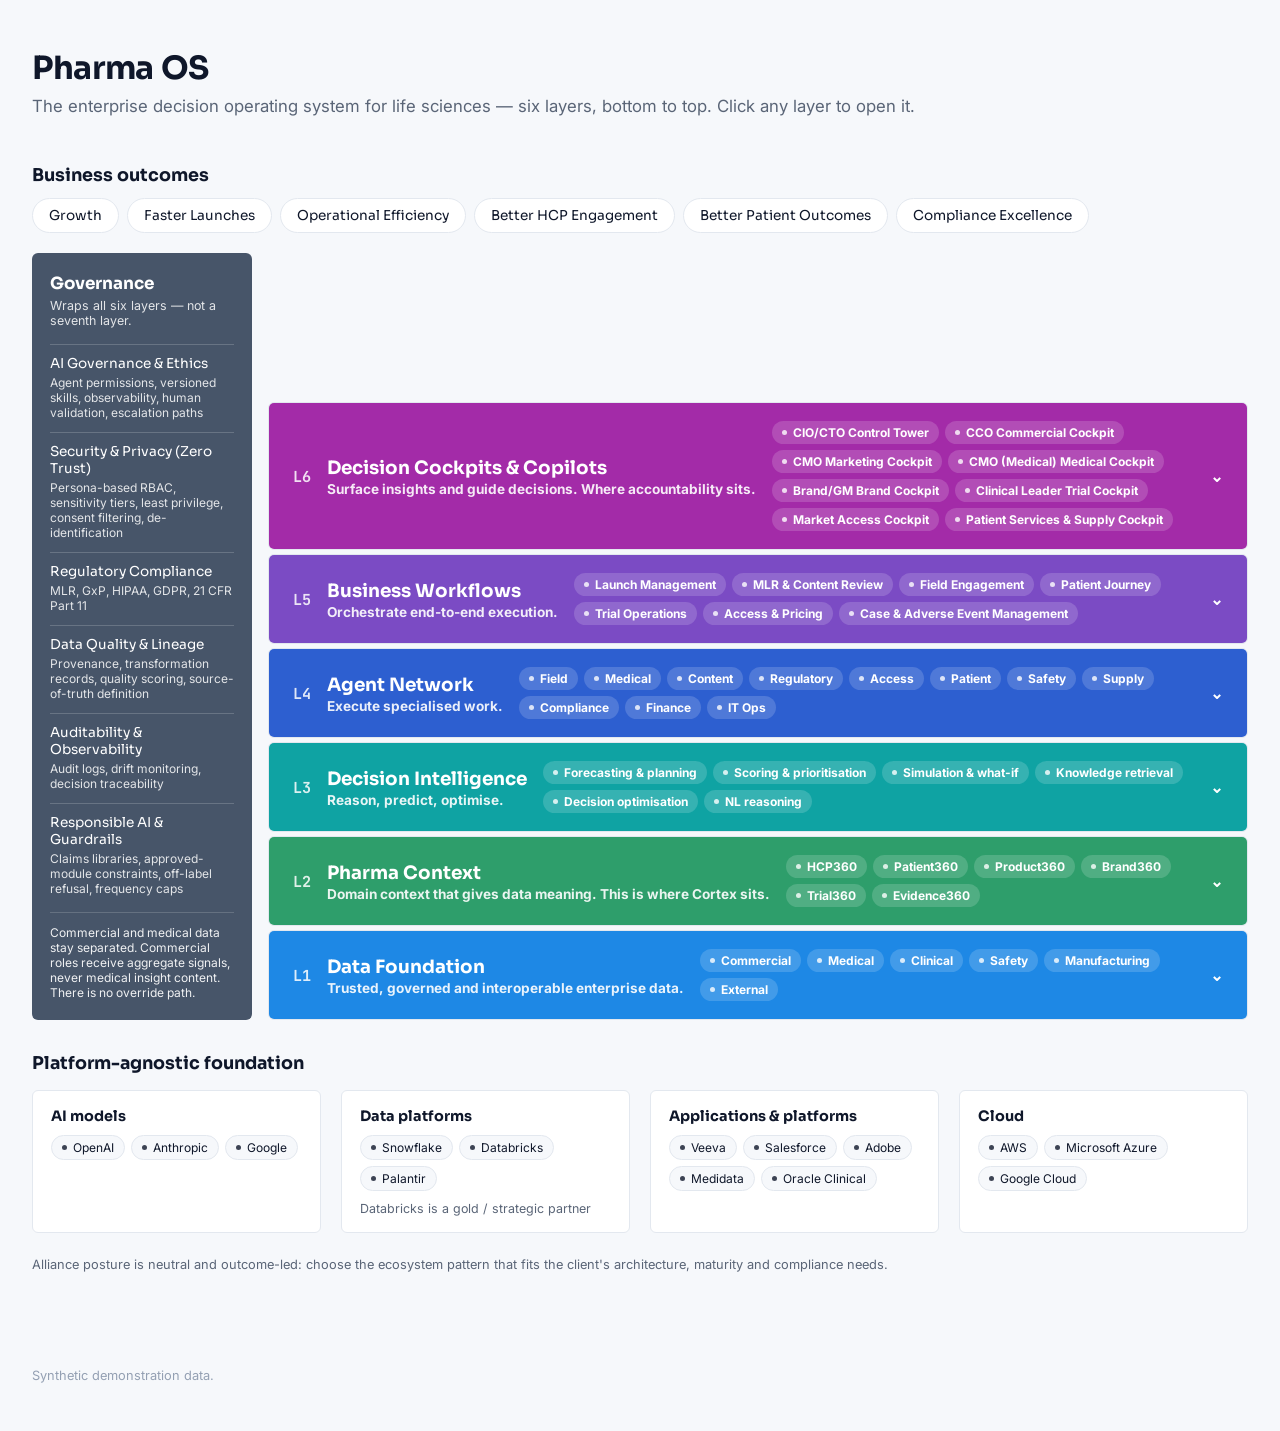
<file: index.html>
<!DOCTYPE html>
<html lang="en">
<head>
  <meta charset="UTF-8">
  <meta name="viewport" content="width=device-width, initial-scale=1.0">
  <title>Pharma OS</title>
  <link rel="preconnect" href="https://fonts.googleapis.com">
  <link rel="preconnect" href="https://fonts.gstatic.com" crossorigin>
  <link href="https://fonts.googleapis.com/css2?family=Sora:wght@400;600;700&family=Inter:wght@400;500;600&family=JetBrains+Mono:wght@400;500&display=swap" rel="stylesheet">
  <link rel="stylesheet" href="styles.css">
</head>
<body>
  <header class="page-header">
    <h1>Pharma OS</h1>
    <p>The enterprise decision operating system for life sciences — six layers, bottom to top. Click any layer to open it.</p>
  </header>

  <main>
    <section class="outcomes-band" id="outcomes-band" aria-label="Business outcomes"></section>

    <div class="diagram">
      <aside class="governance-rail" id="governance-rail" aria-label="Governance, applies to all six layers"></aside>
      <div class="stack" id="stack" aria-label="The six layers of Pharma OS"></div>
    </div>

    <section class="platform-band" id="platform-band" aria-label="Platform-agnostic foundation">
      <div class="platform-band-head">
        <h2>Platform-agnostic foundation</h2>
      </div>
      <div class="platform-grid" id="platform-grid"></div>
    </section>
  </main>

  <footer class="page-footer">
    Synthetic demonstration data.
  </footer>

  <script src="content.js"></script>
  <script>
    document.getElementById("outcomes-band").innerHTML = renderOutcomesBand();
    document.getElementById("governance-rail").innerHTML = renderGovernanceRail();
    document.getElementById("platform-grid").innerHTML = renderPlatformBand();

    const stack = document.getElementById("stack");
    stack.innerHTML = PHARMA_OS_LAYERS.map(renderLayerBlock).join("");

    stack.addEventListener("click", (event) => {
      const tab = event.target.closest(".domain-tab");
      if (tab) {
        const layerEl = tab.closest(".layer");
        const domain = tab.dataset.domain;

        layerEl.querySelectorAll(".domain-tab").forEach((t) => {
          const active = t === tab;
          t.classList.toggle("is-active", active);
          t.setAttribute("aria-pressed", String(active));
        });
        layerEl.querySelectorAll("[data-leader-panel]").forEach((p) => {
          p.classList.toggle("is-active", p.dataset.leaderPanel === domain);
        });
        layerEl.querySelectorAll("[data-source-group]").forEach((g) => {
          g.classList.toggle("is-active", g.dataset.sourceGroup === domain);
        });
        return;
      }

      const header = event.target.closest(".layer-header");
      if (!header) return;

      const layerEl = header.closest(".layer");
      const isExpanded = layerEl.getAttribute("data-expanded") === "true";

      // Accordion: only one layer open at a time, so the stack stays one object.
      stack.querySelectorAll(".layer").forEach((el) => {
        el.removeAttribute("data-expanded");
        el.querySelector(".layer-header").setAttribute("aria-expanded", "false");
      });

      if (!isExpanded) {
        layerEl.setAttribute("data-expanded", "true");
        header.setAttribute("aria-expanded", "true");
      }
    });
  </script>
</body>
</html>
</file>
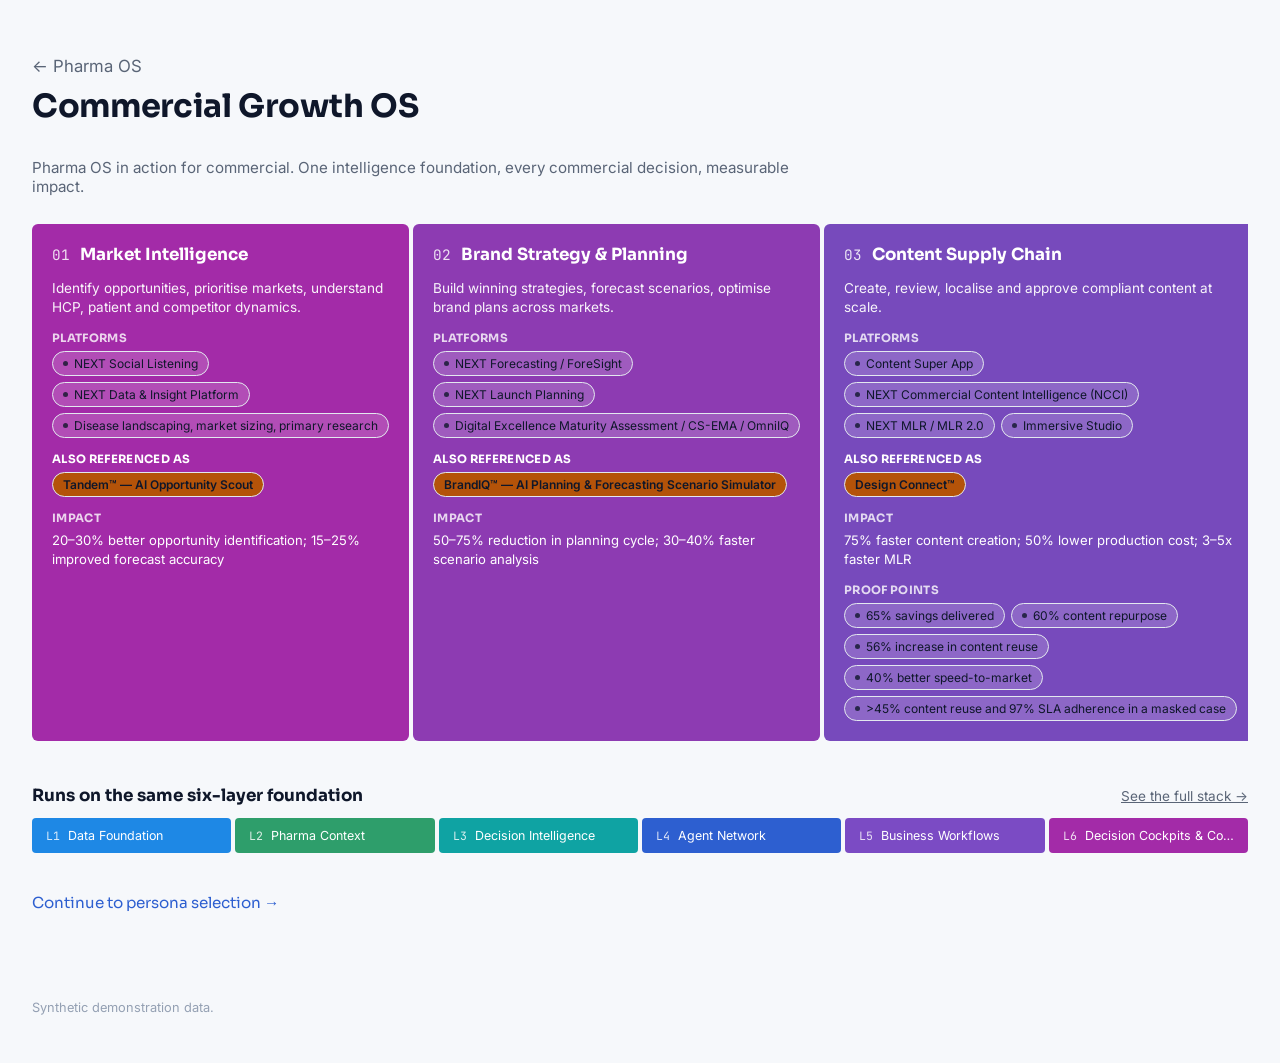
<file: commercial.html>
<!DOCTYPE html>
<html lang="en">
<head>
  <meta charset="UTF-8">
  <meta name="viewport" content="width=device-width, initial-scale=1.0">
  <title>Commercial Growth OS — Pharma OS</title>
  <link rel="preconnect" href="https://fonts.googleapis.com">
  <link rel="preconnect" href="https://fonts.gstatic.com" crossorigin>
  <link href="https://fonts.googleapis.com/css2?family=Sora:wght@400;600;700&family=Inter:wght@400;500;600&family=JetBrains+Mono:wght@400;500&display=swap" rel="stylesheet">
  <link rel="stylesheet" href="styles.css">
</head>
<body>
  <header class="page-header">
    <p class="page-eyebrow"><a href="index.html">← Pharma OS</a></p>
    <h1>Commercial Growth OS</h1>
  </header>

  <main>
    <section class="commercial-intro" id="commercial-intro"></section>

    <div class="chain" id="chain" aria-label="The seven steps of the Commercial Growth OS"></div>

    <section class="foundation-band" aria-label="The same six-layer foundation">
      <div class="foundation-band-head">
        <h2>Runs on the same six-layer foundation</h2>
        <a class="foundation-band-link" href="index.html">See the full stack →</a>
      </div>
      <div class="foundation-strip" id="foundation-strip"></div>
    </section>

    <p class="page-next"><a href="login.html">Continue to persona selection →</a></p>
  </main>

  <footer class="page-footer">
    Synthetic demonstration data.
  </footer>

  <script src="content.js"></script>
  <script>
    document.getElementById("commercial-intro").innerHTML = `<p>${COMMERCIAL_INTRO.text}</p>`;
    document.getElementById("chain").innerHTML = renderCommercialChain();
    document.getElementById("foundation-strip").innerHTML = renderFoundationBand();
  </script>
</body>
</html>
</file>
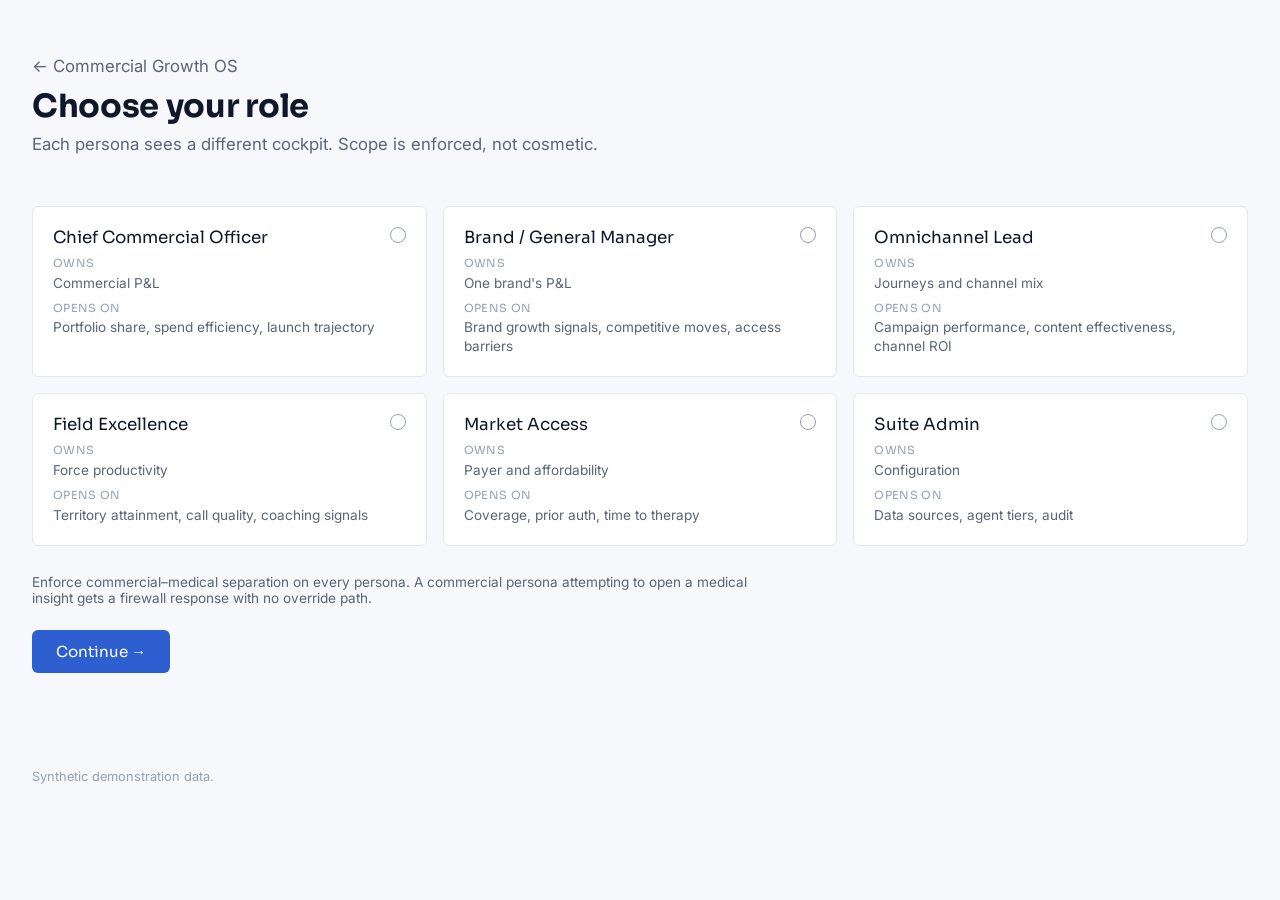
<file: login.html>
<!DOCTYPE html>
<html lang="en">
<head>
  <meta charset="UTF-8">
  <meta name="viewport" content="width=device-width, initial-scale=1.0">
  <title>Choose your role — Pharma OS</title>
  <link rel="preconnect" href="https://fonts.googleapis.com">
  <link rel="preconnect" href="https://fonts.gstatic.com" crossorigin>
  <link href="https://fonts.googleapis.com/css2?family=Sora:wght@400;600;700&family=Inter:wght@400;500;600&family=JetBrains+Mono:wght@400;500&display=swap" rel="stylesheet">
  <link rel="stylesheet" href="styles.css">
</head>
<body>
  <header class="page-header">
    <p class="page-eyebrow"><a href="commercial.html">← Commercial Growth OS</a></p>
    <h1>Choose your role</h1>
    <p class="login-intro">Each persona sees a different cockpit. Scope is enforced, not cosmetic.</p>
  </header>

  <main>
    <form class="persona-form" action="os.html" method="get">
      <div class="persona-grid" id="persona-grid" role="radiogroup" aria-label="Choose a persona"></div>
      <p class="persona-separation-note" id="persona-separation-note"></p>
      <button type="submit" class="continue-button">Continue →</button>
    </form>
  </main>

  <footer class="page-footer">
    Synthetic demonstration data.
  </footer>

  <script src="content.js"></script>
  <script>
    document.getElementById("persona-grid").innerHTML = renderPersonaCards();
    document.getElementById("persona-separation-note").innerHTML = PERSONA_SEPARATION_NOTE.text;
  </script>
</body>
</html>
</file>
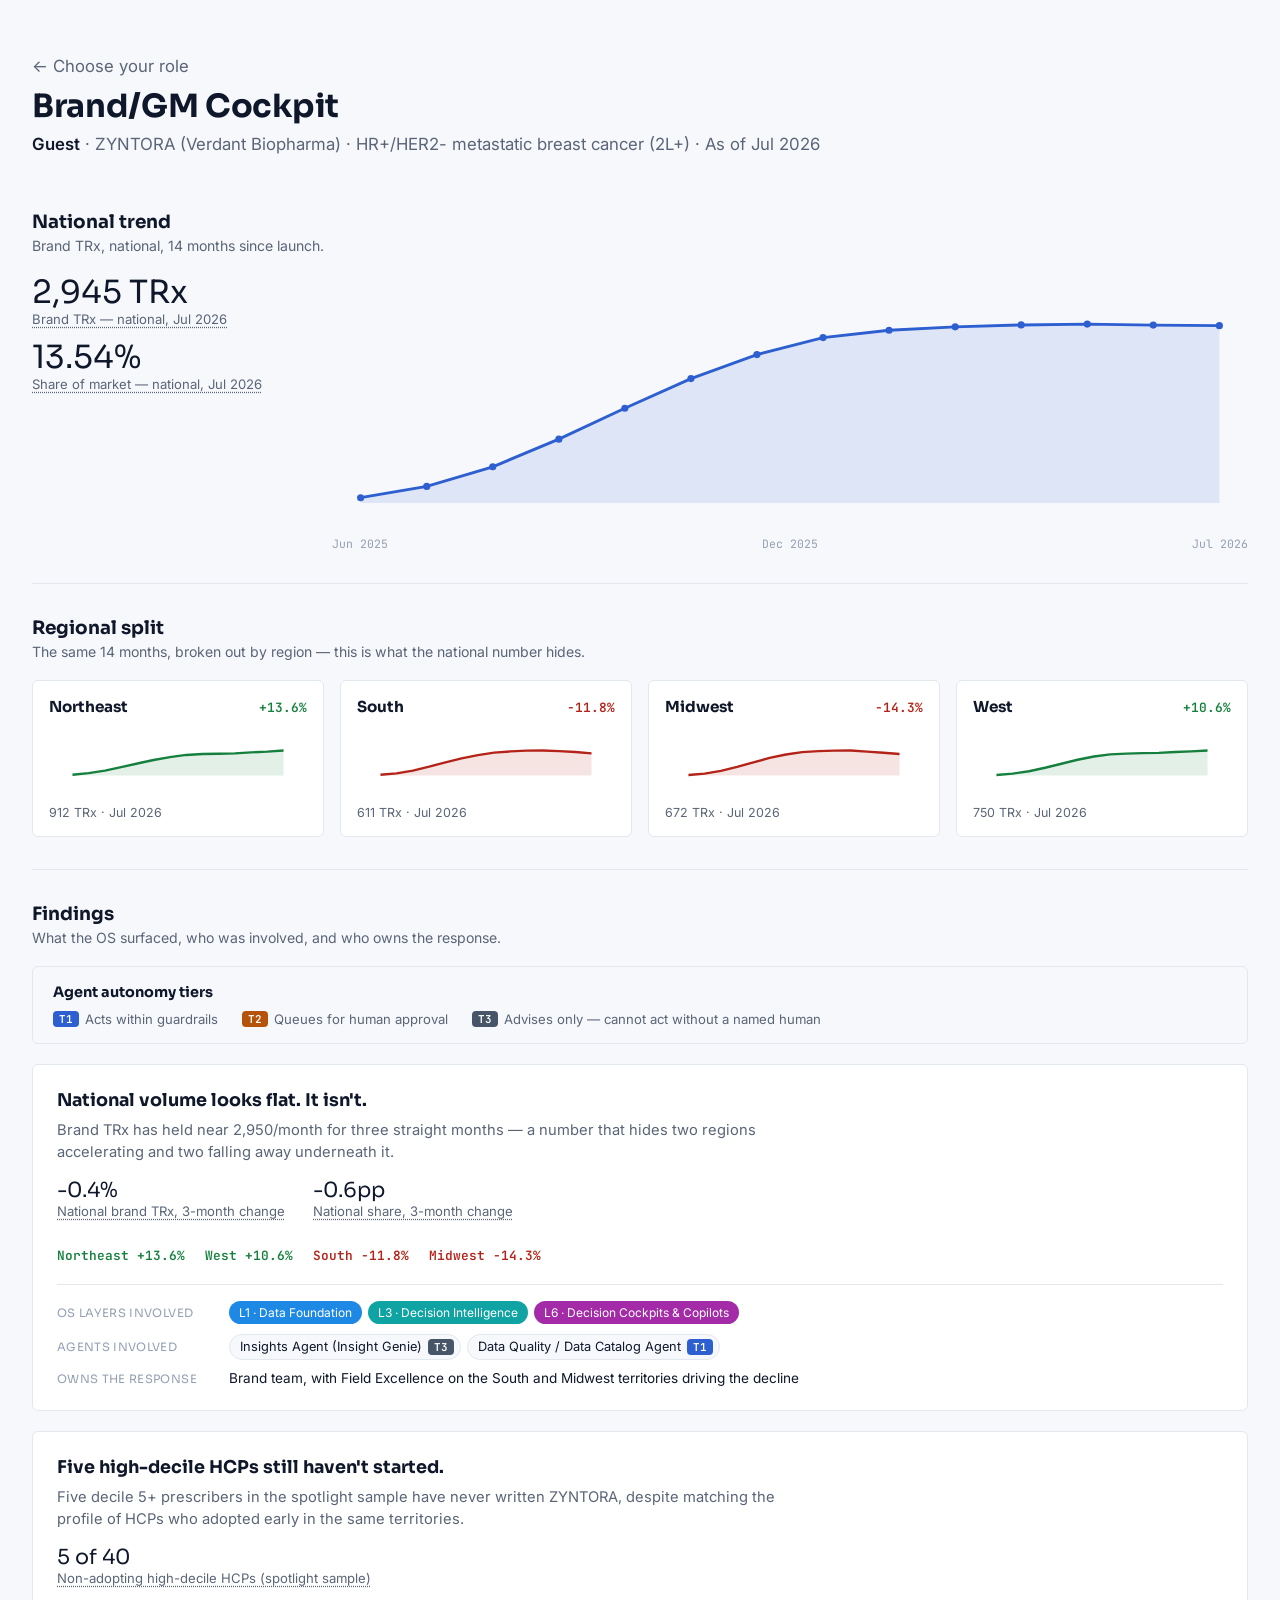
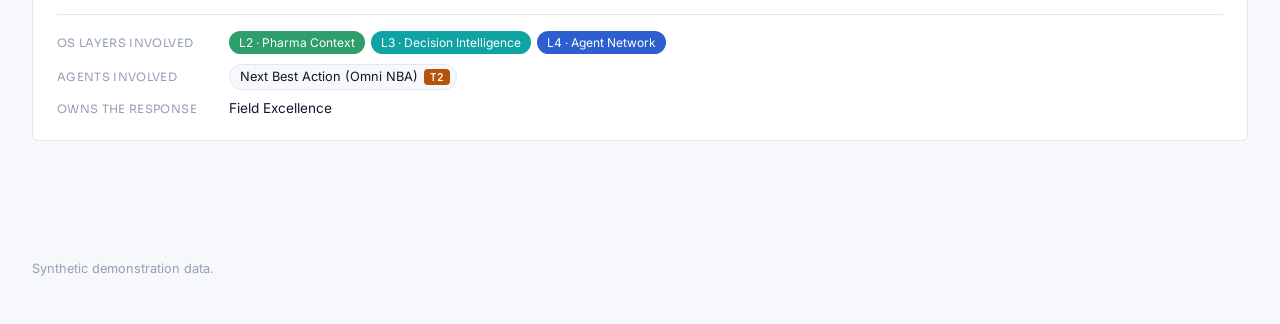
<file: os.html>
<!DOCTYPE html>
<html lang="en">
<head>
  <meta charset="UTF-8">
  <meta name="viewport" content="width=device-width, initial-scale=1.0">
  <title>Brand/GM Cockpit — Pharma OS</title>
  <link rel="preconnect" href="https://fonts.googleapis.com">
  <link rel="preconnect" href="https://fonts.gstatic.com" crossorigin>
  <link href="https://fonts.googleapis.com/css2?family=Sora:wght@400;600;700&family=Inter:wght@400;500;600&family=JetBrains+Mono:wght@400;500&display=swap" rel="stylesheet">
  <link rel="stylesheet" href="styles.css">
</head>
<body>
  <header class="page-header">
    <p class="page-eyebrow"><a href="login.html">← Choose your role</a></p>
    <h1>Brand/GM Cockpit</h1>
    <p class="cockpit-header-meta" id="cockpit-header-meta"></p>
    <p class="persona-note" id="persona-note" hidden></p>
  </header>

  <main>
    <section class="cockpit-section" id="national-section">
      <h2>National trend</h2>
      <p class="cockpit-section-sub">Brand TRx, national, 14 months since launch.</p>
      <div class="hero-row">
        <div class="hero-metric-block" id="national-metric"></div>
        <div class="hero-chart-block">
          <div id="national-chart"></div>
          <div class="chart-x-labels" id="national-chart-labels"></div>
        </div>
      </div>
    </section>

    <section class="cockpit-section" id="regional-section">
      <h2>Regional split</h2>
      <p class="cockpit-section-sub">The same 14 months, broken out by region — this is what the national number hides.</p>
      <div class="region-grid" id="region-grid"></div>
    </section>

    <section class="cockpit-section" id="findings-section">
      <h2>Findings</h2>
      <p class="cockpit-section-sub">What the OS surfaced, who was involved, and who owns the response.</p>
      <div class="autonomy-legend" id="autonomy-legend"></div>
      <div class="findings-list" id="findings-list"></div>
    </section>
  </main>

  <footer class="page-footer">
    Synthetic demonstration data.
  </footer>

  <script src="content.js"></script>
  <script src="data.js"></script>
  <script>
    const params = new URLSearchParams(window.location.search);
    const personaId = params.get("persona");
    const persona = PERSONAS.find((p) => p.id === personaId);
    const latestLabel = formatMonthLabel(COCKPIT_DATA.meta.postLaunchLabels[COCKPIT_DATA.meta.postLaunchLabels.length - 1]);

    document.getElementById("cockpit-header-meta").innerHTML =
      `<strong>${persona ? persona.name : "Guest"}</strong> · ${COCKPIT_DATA.meta.brand} (${COCKPIT_DATA.meta.company}) · ${COCKPIT_DATA.meta.indication} · As of ${latestLabel}`;

    if (personaId && persona && persona.id !== "brand") {
      const note = document.getElementById("persona-note");
      note.textContent = `This build currently ships the Brand/GM cockpit only — the ${persona.name} cockpit is on the roadmap.`;
      note.hidden = false;
    }

    // --- National trend ---
    const nat = COCKPIT_DATA.national;
    const latestIdx = nat.brandTrx.length - 1;
    const compareIdx = latestIdx - 3;
    const trxChange = ((nat.brandTrx[latestIdx] - nat.brandTrx[compareIdx]) / nat.brandTrx[compareIdx]) * 100;
    const shareChange = nat.share[latestIdx] - nat.share[compareIdx];
    const compareLabel = formatMonthLabel(COCKPIT_DATA.meta.postLaunchLabels[compareIdx]);

    document.getElementById("national-metric").innerHTML =
      renderMetric({
        id: "national-trx",
        value: nat.brandTrx[latestIdx].toLocaleString() + " TRx",
        label: "Brand TRx — national, " + latestLabel,
        detail: `${trxChange >= 0 ? "+" : ""}${trxChange.toFixed(1)}% vs ${compareLabel} (${nat.brandTrx[compareIdx].toLocaleString()} TRx)`,
        source: "NEXT Omnichannel Commercial Intelligence",
        asOf: latestLabel,
        origin: "agent"
      }) +
      renderMetric({
        id: "national-share",
        value: nat.share[latestIdx] + "%",
        label: "Share of market — national, " + latestLabel,
        detail: `${shareChange >= 0 ? "+" : ""}${shareChange.toFixed(1)}pp vs ${compareLabel} (${nat.share[compareIdx]}%)`,
        source: "CEM — Channel Effectiveness Modeling",
        asOf: latestLabel,
        origin: "agent"
      });

    document.getElementById("national-chart").innerHTML =
      renderLineChart(nat.brandTrx, { width: 640, height: 180, ariaLabel: "National brand TRx trend, 14 months since launch" });

    const xLabelIdxs = [0, Math.floor((nat.brandTrx.length - 1) / 2), nat.brandTrx.length - 1];
    document.getElementById("national-chart-labels").innerHTML =
      xLabelIdxs.map((i) => `<span>${formatMonthLabel(COCKPIT_DATA.meta.postLaunchLabels[i])}</span>`).join("");

    // --- Regional split ---
    document.getElementById("region-grid").innerHTML =
      COCKPIT_DATA.regions.map((r) => renderRegionCard(r, r.brandTrx)).join("");

    // --- Findings ---
    document.getElementById("autonomy-legend").innerHTML = renderAutonomyLegend();
    document.getElementById("findings-list").innerHTML = FINDINGS.map(renderFindingCard).join("");

    // --- Clickable numbers: reveal provenance in place ---
    document.addEventListener("click", (event) => {
      const toggle = event.target.closest(".metric-toggle");
      if (!toggle) return;
      const detail = document.getElementById(toggle.getAttribute("aria-controls"));
      const isOpen = toggle.getAttribute("aria-expanded") === "true";
      toggle.setAttribute("aria-expanded", String(!isOpen));
      detail.hidden = isOpen;
    });
  </script>
</body>
</html>
</file>
<file: styles.css>
/* styles.css — shared styling for all Pharma OS pages.
   Colour tokens and type scale come from CLAUDE.md. Keep them here, in one place. */

:root {
  /* Layer colours — the stack ascends in colour, cool at the data layer to warm at decision layer */
  --l1-data:      #1E88E5;  /* Data Foundation       */
  --l2-context:   #2E9E6B;  /* Pharma Context        */
  --l3-intel:     #0FA3A3;  /* Decision Intelligence */
  --l4-agents:    #2D5FD0;  /* Agent Network         */
  --l5-workflow:  #7B4BC4;  /* Business Workflows    */
  --l6-cockpit:   #A32BA8;  /* Decision Cockpits     */

  --ink:        #0F172A;
  --ink-muted:  #5A6577;
  --ink-faint:  #94A0B3;
  --paper:      #FFFFFF;
  --canvas:     #F6F8FB;
  --hairline:   #E3E8EF;
  --gov:        #475569;   /* governance rail — deliberately neutral */
  --flag:       #B45309;   /* unconfirmed [?] items                 */
  --trend-up:   #15803D;   /* regional trend indicators, cockpit only */
  --trend-down: #B42318;

  /* Commercial Growth OS steps 01-07 — magenta to blue, endpoints match
     --l6-cockpit and --l1-data so the chain visually closes the loop with the stack */
  --step-01: #A32BA8;
  --step-02: #8D3BB2;
  --step-03: #774ABC;
  --step-04: #615AC7;
  --step-05: #4A69D1;
  --step-06: #3479DB;
  --step-07: #1E88E5;

  --font-display: "Sora", sans-serif;
  --font-body: "Inter", sans-serif;
  --font-mono: "JetBrains Mono", monospace;
}

* {
  box-sizing: border-box;
}

html, body {
  margin: 0;
  padding: 0;
}

body {
  background: var(--canvas);
  color: var(--ink);
  font-family: var(--font-body);
  -webkit-font-smoothing: antialiased;
}

h1, h2, h3 {
  font-family: var(--font-display);
  margin: 0;
}

p {
  margin: 0;
}

a {
  color: inherit;
}

:focus-visible {
  outline: 2px solid var(--l4-agents);
  outline-offset: 2px;
}

.page-header {
  max-width: 1280px;
  margin: 0 auto;
  padding: 48px 32px 24px;
}

.page-eyebrow {
  font-size: 0.85rem;
  margin-bottom: 10px;
}

.page-eyebrow a {
  color: var(--ink-muted);
  text-decoration: none;
}

.page-eyebrow a:hover,
.page-eyebrow a:focus-visible {
  text-decoration: underline;
}

.page-header h1 {
  font-size: 2rem;
  letter-spacing: -0.01em;
}

.page-header p {
  color: var(--ink-muted);
  margin-top: 8px;
  font-size: 1.05rem;
}

main {
  max-width: 1280px;
  margin: 0 auto;
  padding: 0 32px 64px;
}

/* --- Confidence tags --- */

.tag {
  font-family: var(--font-mono);
  font-size: 0.7rem;
  letter-spacing: 0.03em;
  white-space: nowrap;
  vertical-align: middle;
}

.tag-v {
  color: var(--ink-faint);
}

.tag-c {
  color: var(--ink-muted);
  font-style: italic;
}

.tag-flag {
  display: inline-block;
  color: #FFFFFF;
  background: var(--flag);
  font-family: var(--font-body);
  font-weight: 600;
  font-style: normal;
  text-transform: uppercase;
  padding: 2px 8px;
  border-radius: 4px;
}

/* --- Business outcomes band (top) --- */

.outcomes-band {
  padding: 24px 0 20px;
}

.band-head {
  display: flex;
  align-items: baseline;
  gap: 10px;
  margin-bottom: 12px;
}

.band-head h2 {
  font-size: 1.1rem;
}

.outcomes-list {
  list-style: none;
  margin: 0;
  padding: 0;
  display: flex;
  flex-wrap: wrap;
  gap: 8px;
}

.outcome-chip {
  font-family: var(--font-display);
  font-size: 0.85rem;
  color: var(--ink);
  background: var(--paper);
  border: 1px solid var(--hairline);
  border-radius: 999px;
  padding: 8px 16px;
}

/* --- Diagram: governance rail + stack --- */

.diagram {
  display: flex;
  align-items: stretch;
  gap: 16px;
}

.governance-rail {
  flex: 0 0 220px;
  background: var(--gov);
  color: #FFFFFF;
  border-radius: 6px;
  padding: 20px 18px;
  display: flex;
  flex-direction: column;
}

.governance-rail-head h2 {
  font-size: 1.05rem;
}

.governance-sub {
  font-size: 0.78rem;
  opacity: 0.85;
  margin-top: 4px;
}

.governance-list {
  list-style: none;
  margin: 16px 0 0;
  padding: 0;
  flex: 1;
  display: flex;
  flex-direction: column;
  justify-content: space-between;
  gap: 12px;
}

.governance-item {
  border-top: 1px solid rgba(255, 255, 255, 0.18);
  padding-top: 10px;
}

.governance-name {
  font-family: var(--font-display);
  font-size: 0.85rem;
  display: flex;
  align-items: baseline;
  gap: 6px;
}

.governance-detail {
  font-size: 0.75rem;
  opacity: 0.85;
  margin-top: 3px;
  display: flex;
  align-items: baseline;
  gap: 6px;
  flex-wrap: wrap;
}

.governance-separation {
  margin-top: 16px;
  padding-top: 12px;
  border-top: 1px solid rgba(255, 255, 255, 0.18);
  font-size: 0.75rem;
  opacity: 0.92;
}

/* --- Six-layer stack --- */

.stack {
  flex: 1;
  min-width: 0;
  display: flex;
  flex-direction: column-reverse; /* data is entry [0]; column-reverse puts it at the bottom */
  gap: 4px;
}

.layer {
  border-radius: 6px;
  overflow: hidden;
  border: 1px solid var(--hairline);
}

.layer-heading-wrap {
  margin: 0;
}

.layer-header {
  width: 100%;
  display: flex;
  align-items: center;
  flex-wrap: wrap;
  gap: 16px;
  padding: 18px 24px;
  background: var(--layer-color);
  color: #FFFFFF;
  border: none;
  cursor: pointer;
  font: inherit;
  text-align: left;
}

.layer-number {
  font-family: var(--font-mono);
  font-variant-numeric: tabular-nums;
  font-size: 0.95rem;
  opacity: 0.85;
  flex-shrink: 0;
}

.layer-heading-text {
  display: flex;
  flex-direction: column;
  gap: 2px;
  flex-shrink: 0;
}

.layer-name {
  font-family: var(--font-display);
  font-size: 1.15rem;
}

.layer-tagline {
  font-family: var(--font-body);
  font-size: 0.85rem;
  opacity: 0.9;
}

.layer-chips {
  display: flex;
  flex-wrap: wrap;
  gap: 6px;
  flex: 1;
  min-width: 200px;
}

.chip {
  display: inline-flex;
  align-items: center;
  gap: 6px;
  font-family: var(--font-body);
  font-size: 0.75rem;
  background: rgba(255, 255, 255, 0.16);
  border-radius: 999px;
  padding: 4px 10px;
  white-space: nowrap;
}

.chip-dot {
  width: 5px;
  height: 5px;
  border-radius: 50%;
  background: currentColor;
  opacity: 0.8;
  flex-shrink: 0;
}

.layer-chip-tag .tag-v,
.layer-chip-tag .tag-c {
  color: rgba(255, 255, 255, 0.75);
}

.layer-chevron {
  margin-left: auto;
  flex-shrink: 0;
  font-size: 1rem;
  transition: transform 200ms ease;
}

.layer[data-expanded="true"] .layer-chevron {
  transform: rotate(180deg);
}

.layer-detail-wrapper {
  display: grid;
  grid-template-rows: 0fr;
  background: var(--paper);
  transition: grid-template-rows 280ms ease;
}

.layer[data-expanded="true"] .layer-detail-wrapper {
  grid-template-rows: 1fr;
}

.layer-detail-inner {
  overflow: hidden;
  min-height: 0;
}

.detail-grid {
  display: grid;
  grid-template-columns: 1fr 1fr;
  gap: 20px 32px;
  padding: 24px;
}

.detail-block h3 {
  font-size: 0.95rem;
  margin-bottom: 8px;
}

.detail-block p {
  font-size: 0.9rem;
  line-height: 1.5;
  color: var(--ink);
}

.detail-honesty {
  margin-top: 8px;
  font-style: italic;
  color: var(--ink-muted);
  font-size: 0.85rem;
}

.detail-empty {
  font-size: 0.85rem;
  color: var(--ink-faint);
  font-style: italic;
}

.detail-route {
  padding: 0 24px 24px;
}

.detail-route-link {
  display: inline-block;
  font-family: var(--font-display);
  font-size: 0.9rem;
  color: var(--layer-color);
  border: 1px solid var(--layer-color);
  border-radius: 6px;
  padding: 8px 16px;
  text-decoration: none;
}

.detail-route-link:hover,
.detail-route-link:focus-visible {
  background: var(--layer-color);
  color: #FFFFFF;
}

/* --- Domain tabs (Commercial / Medical / Clinical) --- */

.detail-toolbar {
  padding: 18px 24px 0;
}

.domain-tabs {
  display: flex;
  flex-wrap: wrap;
  gap: 6px;
}

.domain-tab {
  font-family: var(--font-body);
  font-size: 0.82rem;
  font-weight: 500;
  color: var(--ink-muted);
  background: var(--canvas);
  border: 1px solid var(--hairline);
  border-radius: 999px;
  padding: 6px 14px;
  cursor: pointer;
}

.domain-tab:hover {
  border-color: var(--ink-faint);
  color: var(--ink);
}

.domain-tab.is-active {
  background: var(--layer-color);
  border-color: var(--layer-color);
  color: #FFFFFF;
}

/* --- Flow row: a short process chain under "what it does" --- */

.flow-row {
  display: flex;
  flex-wrap: wrap;
  align-items: center;
  gap: 6px;
  margin-top: 14px;
}

.flow-chip {
  background: var(--canvas);
  border: 1px solid var(--hairline);
  color: var(--ink);
}

.flow-arrow {
  color: var(--ink-faint);
  font-size: 0.85rem;
}

/* --- Leader panels: why it matters, one domain visible at a time --- */

.leader-panels {
  margin-top: 20px;
}

.leader-panel {
  display: none;
}

.leader-panel.is-active {
  display: block;
}

.leader-panel h3 {
  font-size: 0.95rem;
  margin-bottom: 6px;
}

.leader-panel p {
  font-size: 0.88rem;
  line-height: 1.55;
  color: var(--ink-muted);
}

.detail-separation-note {
  margin-top: 14px;
  padding: 10px 12px;
  border-left: 2px solid var(--l4-agents);
  background: var(--canvas);
  font-size: 0.78rem;
  line-height: 1.5;
  color: var(--ink-muted);
}

/* --- Source groups: what's inside it, one domain visible at a time --- */

.source-group {
  display: none;
}

.source-group.is-active {
  display: block;
}

/* --- Indegene assets: hover/focus reveals a tooltip explanation --- */

.asset-area {
  margin-top: 20px;
  padding-top: 16px;
  border-top: 1px solid var(--hairline);
}

.asset-area h4 {
  font-family: var(--font-display);
  font-size: 0.8rem;
  color: var(--ink-muted);
  text-transform: uppercase;
  letter-spacing: 0.03em;
  margin-bottom: 10px;
}

.asset-hint {
  font-family: var(--font-body);
  font-size: 0.72rem;
  text-transform: none;
  letter-spacing: normal;
  color: var(--ink-faint);
  font-style: italic;
  margin-left: 6px;
}

.asset-list {
  display: flex;
  flex-wrap: wrap;
  gap: 8px;
}

.asset {
  position: relative;
  font-family: var(--font-body);
  font-size: 0.82rem;
  font-weight: 500;
  color: var(--layer-color);
  background: var(--canvas);
  border: 1px solid var(--hairline);
  border-radius: 6px;
  padding: 8px 12px;
  cursor: help;
}

.asset:hover,
.asset:focus-visible {
  background: var(--paper);
  border-color: var(--layer-color);
  outline: none;
}

.asset::after {
  content: attr(data-tooltip);
  position: absolute;
  z-index: 3;
  left: 0;
  bottom: calc(100% + 8px);
  width: min(320px, 70vw);
  padding: 10px 12px;
  border-radius: 6px;
  background: var(--ink);
  color: #FFFFFF;
  font-family: var(--font-body);
  font-size: 0.78rem;
  font-weight: 400;
  line-height: 1.5;
  text-align: left;
  visibility: hidden;
  opacity: 0;
  transform: translateY(4px);
  transition: opacity 150ms ease, transform 150ms ease;
  pointer-events: none;
}

.asset:hover::after,
.asset:focus-visible::after {
  visibility: visible;
  opacity: 1;
  transform: translateY(0);
}

.detail-subgroup {
  margin-bottom: 14px;
}

.detail-subgroup:last-child {
  margin-bottom: 0;
}

.detail-subgroup-head {
  display: flex;
  align-items: baseline;
  gap: 8px;
  margin-bottom: 6px;
}

.detail-subgroup-head h4 {
  font-family: var(--font-display);
  font-size: 0.8rem;
  color: var(--ink-muted);
  text-transform: uppercase;
  letter-spacing: 0.03em;
}

.chip-list {
  list-style: none;
  margin: 0;
  padding: 0;
  display: flex;
  flex-wrap: wrap;
  gap: 6px;
}

.chip-list .chip {
  background: var(--canvas);
  border: 1px solid var(--hairline);
  color: var(--ink);
}

.asset-list {
  list-style: none;
  margin: 0;
  padding: 0;
  display: flex;
  flex-direction: column;
  gap: 6px;
  font-size: 0.9rem;
}

/* --- Platform-agnostic band (bottom) --- */

.platform-band {
  padding: 32px 0 8px;
}

.platform-band-head {
  margin-bottom: 16px;
}

.platform-band-head h2 {
  font-size: 1.1rem;
}

.platform-grid {
  display: grid;
  grid-template-columns: repeat(4, 1fr);
  gap: 20px;
}

.platform-category {
  background: var(--paper);
  border: 1px solid var(--hairline);
  border-radius: 6px;
  padding: 16px 18px;
}

.platform-category-head {
  display: flex;
  align-items: baseline;
  gap: 8px;
  margin-bottom: 10px;
}

.platform-category-head h3 {
  font-size: 0.9rem;
}

.platform-note {
  margin-top: 10px;
  font-size: 0.78rem;
  color: var(--ink-muted);
}

.platform-alliance-note {
  grid-column: 1 / -1;
  margin-top: 4px;
  font-size: 0.8rem;
  color: var(--ink-muted);
}

.page-footer {
  max-width: 1280px;
  margin: 0 auto;
  padding: 24px 32px 48px;
  color: var(--ink-faint);
  font-size: 0.8rem;
}

/* --- Commercial Growth OS (/commercial) --- */

.commercial-intro {
  padding: 8px 0 28px;
  display: flex;
  align-items: baseline;
  gap: 10px;
  max-width: 760px;
}

.commercial-intro p {
  color: var(--ink-muted);
  font-size: 0.95rem;
}

.chain {
  display: flex;
  gap: 4px;
  overflow-x: auto;
  padding-bottom: 8px;
}

.cstep {
  flex: 0 0 260px;
  background: var(--step-color);
  color: #FFFFFF;
  border-radius: 6px;
  padding: 20px;
  display: flex;
  flex-direction: column;
  gap: 14px;
}

.cstep-head {
  display: flex;
  align-items: baseline;
  gap: 10px;
}

.cstep-number {
  font-family: var(--font-mono);
  font-variant-numeric: tabular-nums;
  font-size: 0.9rem;
  opacity: 0.85;
}

.cstep-name {
  font-family: var(--font-display);
  font-size: 1.05rem;
  line-height: 1.25;
}

.cstep-description {
  font-size: 0.85rem;
  opacity: 0.95;
  line-height: 1.4;
}

.cstep-block h3 {
  font-family: var(--font-display);
  font-size: 0.72rem;
  text-transform: uppercase;
  letter-spacing: 0.03em;
  opacity: 0.8;
  margin-bottom: 6px;
}

.cstep-block p {
  font-size: 0.82rem;
  line-height: 1.45;
}

.cstep .chip-list {
  list-style: none;
  margin: 0;
  padding: 0;
  display: flex;
  flex-wrap: wrap;
  gap: 6px;
}

.cstep .chip {
  display: inline-flex;
  align-items: center;
  gap: 6px;
  font-size: 0.75rem;
  background: rgba(255, 255, 255, 0.16);
  border-radius: 999px;
  padding: 4px 10px;
}

.cstep .chip-flag {
  background: var(--flag);
  font-weight: 600;
}

.cstep-concept h3 {
  opacity: 1;
}

/* --- Foundation band (same six layers, reduced to a strip) --- */

.foundation-band {
  padding: 36px 0 8px;
}

.foundation-band-head {
  display: flex;
  align-items: baseline;
  justify-content: space-between;
  gap: 12px;
  margin-bottom: 12px;
  flex-wrap: wrap;
}

.foundation-band-head h2 {
  font-size: 1.05rem;
}

.foundation-band-link {
  font-family: var(--font-body);
  font-size: 0.85rem;
  color: var(--ink-muted);
  text-decoration: underline;
}

.foundation-strip {
  display: flex;
  gap: 4px;
}

.foundation-segment {
  flex: 1;
  background: var(--layer-color);
  color: #FFFFFF;
  border-radius: 4px;
  padding: 10px 14px;
  display: flex;
  align-items: baseline;
  gap: 8px;
  min-width: 0;
}

.foundation-number {
  font-family: var(--font-mono);
  font-size: 0.72rem;
  opacity: 0.85;
  flex-shrink: 0;
}

.foundation-name {
  font-family: var(--font-body);
  font-size: 0.78rem;
  white-space: nowrap;
  overflow: hidden;
  text-overflow: ellipsis;
}

.page-next {
  margin-top: 32px;
  font-family: var(--font-display);
  font-size: 0.95rem;
}

.page-next a {
  color: var(--l4-agents);
  text-decoration: none;
}

.page-next a:hover,
.page-next a:focus-visible {
  text-decoration: underline;
}

/* --- Personas (/login) --- */

.login-intro {
  color: var(--ink-muted);
  font-size: 0.95rem;
  max-width: 640px;
  margin-top: 4px;
}

.persona-form {
  padding: 28px 0 8px;
}

.persona-grid {
  display: grid;
  grid-template-columns: repeat(3, 1fr);
  gap: 16px;
  list-style: none;
  margin: 0 0 28px;
  padding: 0;
}

.persona-card {
  position: relative;
  display: flex;
  flex-direction: column;
  gap: 8px;
  background: var(--paper);
  border: 1px solid var(--hairline);
  border-radius: 6px;
  padding: 20px;
  cursor: pointer;
}

.persona-card input {
  position: absolute;
  width: 1px;
  height: 1px;
  opacity: 0;
}

.persona-card:has(input:checked) {
  border-color: var(--l4-agents);
  background: color-mix(in srgb, var(--l4-agents) 6%, var(--paper));
}

.persona-card:focus-within {
  outline: 2px solid var(--l4-agents);
  outline-offset: 2px;
}

.persona-radio {
  position: absolute;
  top: 20px;
  right: 20px;
  width: 16px;
  height: 16px;
  border-radius: 50%;
  border: 1px solid var(--ink-faint);
}

.persona-card input:checked + .persona-radio {
  border-color: var(--l4-agents);
  border-width: 5px;
}

.persona-name {
  font-family: var(--font-display);
  font-size: 1.05rem;
  padding-right: 28px;
}

.persona-field {
  font-size: 0.85rem;
  color: var(--ink-muted);
  line-height: 1.4;
}

.persona-field-label {
  font-family: var(--font-display);
  font-size: 0.7rem;
  text-transform: uppercase;
  letter-spacing: 0.03em;
  color: var(--ink-faint);
  display: block;
  margin-bottom: 2px;
}

.persona-separation-note {
  max-width: 720px;
  font-size: 0.85rem;
  color: var(--ink-muted);
  margin-bottom: 24px;
}

.continue-button {
  font-family: var(--font-display);
  font-size: 0.95rem;
  color: #FFFFFF;
  background: var(--l4-agents);
  border: none;
  border-radius: 6px;
  padding: 12px 24px;
  cursor: pointer;
}

.continue-button:hover,
.continue-button:focus-visible {
  background: color-mix(in srgb, var(--l4-agents) 85%, black);
}

/* --- Cockpit (/os) --- */

.cockpit-header-meta {
  color: var(--ink-muted);
  font-size: 0.95rem;
  margin-top: 4px;
}

.cockpit-header-meta strong {
  color: var(--ink);
  font-weight: 600;
}

.persona-note {
  margin-top: 10px;
  font-size: 0.82rem;
  color: var(--flag);
}

.cockpit-section {
  padding: 32px 0;
  border-top: 1px solid var(--hairline);
}

.cockpit-section:first-of-type {
  border-top: none;
}

.cockpit-section h2 {
  font-size: 1.15rem;
  margin-bottom: 4px;
}

.cockpit-section-sub {
  color: var(--ink-muted);
  font-size: 0.88rem;
  margin-bottom: 20px;
}

.hero-row {
  display: flex;
  gap: 40px;
  align-items: flex-start;
  flex-wrap: wrap;
}

.hero-metric-block {
  flex: 0 0 260px;
}

.hero-chart-block {
  flex: 1;
  min-width: 320px;
}

.line-chart {
  width: 100%;
  height: auto;
  display: block;
}

.chart-x-labels {
  display: flex;
  justify-content: space-between;
  font-family: var(--font-mono);
  font-size: 0.72rem;
  color: var(--ink-faint);
  margin-top: 4px;
}

/* --- Clickable metrics with provenance reveal --- */

.metric {
  margin-bottom: 12px;
}

.metric-toggle {
  display: block;
  text-align: left;
  background: none;
  border: none;
  padding: 0;
  cursor: pointer;
  font: inherit;
  color: inherit;
}

.metric-value {
  display: block;
  font-family: var(--font-display);
  font-size: 2rem;
  color: var(--ink);
  line-height: 1.15;
}

.metric-label {
  display: block;
  font-size: 0.82rem;
  color: var(--ink-muted);
  text-decoration: underline dotted;
  text-underline-offset: 3px;
}

.metric-toggle:hover .metric-label,
.metric-toggle:focus-visible .metric-label {
  color: var(--l4-agents);
}

.metric-detail {
  margin-top: 8px;
  padding: 10px 12px;
  background: var(--canvas);
  border-radius: 4px;
  font-size: 0.8rem;
}

.metric-detail-line {
  color: var(--ink);
  margin-bottom: 4px;
}

.metric-provenance {
  color: var(--ink-muted);
  font-family: var(--font-mono);
  font-size: 0.72rem;
}

.finding-metrics .metric-value {
  font-size: 1.3rem;
}

/* --- Regional split --- */

.region-grid {
  display: grid;
  grid-template-columns: repeat(4, 1fr);
  gap: 16px;
}

.region-card {
  background: var(--paper);
  border: 1px solid var(--hairline);
  border-radius: 6px;
  padding: 16px;
}

.region-card-head {
  display: flex;
  align-items: baseline;
  justify-content: space-between;
  margin-bottom: 8px;
}

.region-card-head h3 {
  font-size: 0.95rem;
}

.region-change {
  font-family: var(--font-mono);
  font-size: 0.8rem;
  font-weight: 600;
}

.region-change-up {
  color: var(--trend-up);
}

.region-change-down {
  color: var(--trend-down);
}

.region-latest {
  font-size: 0.78rem;
  color: var(--ink-muted);
  margin-top: 6px;
}

/* --- Findings --- */

.findings-list {
  display: flex;
  flex-direction: column;
  gap: 20px;
}

.finding-card {
  background: var(--paper);
  border: 1px solid var(--hairline);
  border-radius: 6px;
  padding: 24px;
}

.finding-card h3 {
  font-family: var(--font-display);
  font-size: 1.1rem;
  margin-bottom: 8px;
}

.finding-summary {
  color: var(--ink-muted);
  font-size: 0.92rem;
  line-height: 1.5;
  margin-bottom: 16px;
  max-width: 720px;
}

.finding-metrics {
  display: flex;
  flex-wrap: wrap;
  gap: 28px;
  margin-bottom: 16px;
}

.finding-regions {
  list-style: none;
  margin: 0 0 20px;
  padding: 0;
  display: flex;
  flex-wrap: wrap;
  gap: 10px 20px;
  font-size: 0.85rem;
}

.finding-meta {
  border-top: 1px solid var(--hairline);
  padding-top: 16px;
  display: flex;
  flex-direction: column;
  gap: 10px;
}

.finding-meta-row {
  display: flex;
  align-items: baseline;
  gap: 12px;
  flex-wrap: wrap;
}

.finding-meta-label {
  flex: 0 0 160px;
  font-family: var(--font-display);
  font-size: 0.72rem;
  text-transform: uppercase;
  letter-spacing: 0.03em;
  color: var(--ink-faint);
}

.finding-layers,
.finding-agents {
  display: flex;
  flex-wrap: wrap;
  gap: 6px;
}

.finding-layer-chip {
  font-size: 0.75rem;
  color: #FFFFFF;
  background: var(--chip-color);
  border-radius: 999px;
  padding: 4px 10px;
}

.finding-agent-chip {
  display: inline-flex;
  align-items: center;
  gap: 6px;
  font-size: 0.8rem;
  color: var(--ink);
  background: var(--canvas);
  border: 1px solid var(--hairline);
  border-radius: 999px;
  padding: 4px 6px 4px 10px;
}

.finding-owner {
  font-size: 0.85rem;
  color: var(--ink);
}

.tier-badge {
  display: inline-block;
  font-family: var(--font-mono);
  font-size: 0.68rem;
  font-weight: 600;
  color: #FFFFFF;
  border-radius: 4px;
  padding: 1px 6px;
}

.tier-t1 { background: var(--l4-agents); }
.tier-t2 { background: var(--flag); }
.tier-t3 { background: var(--gov); }

/* --- Autonomy tier legend --- */

.autonomy-legend {
  background: var(--canvas);
  border: 1px solid var(--hairline);
  border-radius: 6px;
  padding: 16px 20px;
  margin-bottom: 20px;
}

.autonomy-legend-head {
  display: flex;
  align-items: baseline;
  gap: 8px;
  margin-bottom: 10px;
}

.autonomy-legend-head h3 {
  font-size: 0.9rem;
}

.autonomy-legend-list {
  list-style: none;
  margin: 0;
  padding: 0;
  display: flex;
  flex-wrap: wrap;
  gap: 8px 24px;
  font-size: 0.82rem;
  color: var(--ink-muted);
}

.autonomy-legend-list li {
  display: flex;
  align-items: center;
  gap: 6px;
}

@media (prefers-reduced-motion: reduce) {
  .layer-chevron,
  .layer-detail-wrapper,
  .asset::after {
    transition: none;
  }
}
</file>
